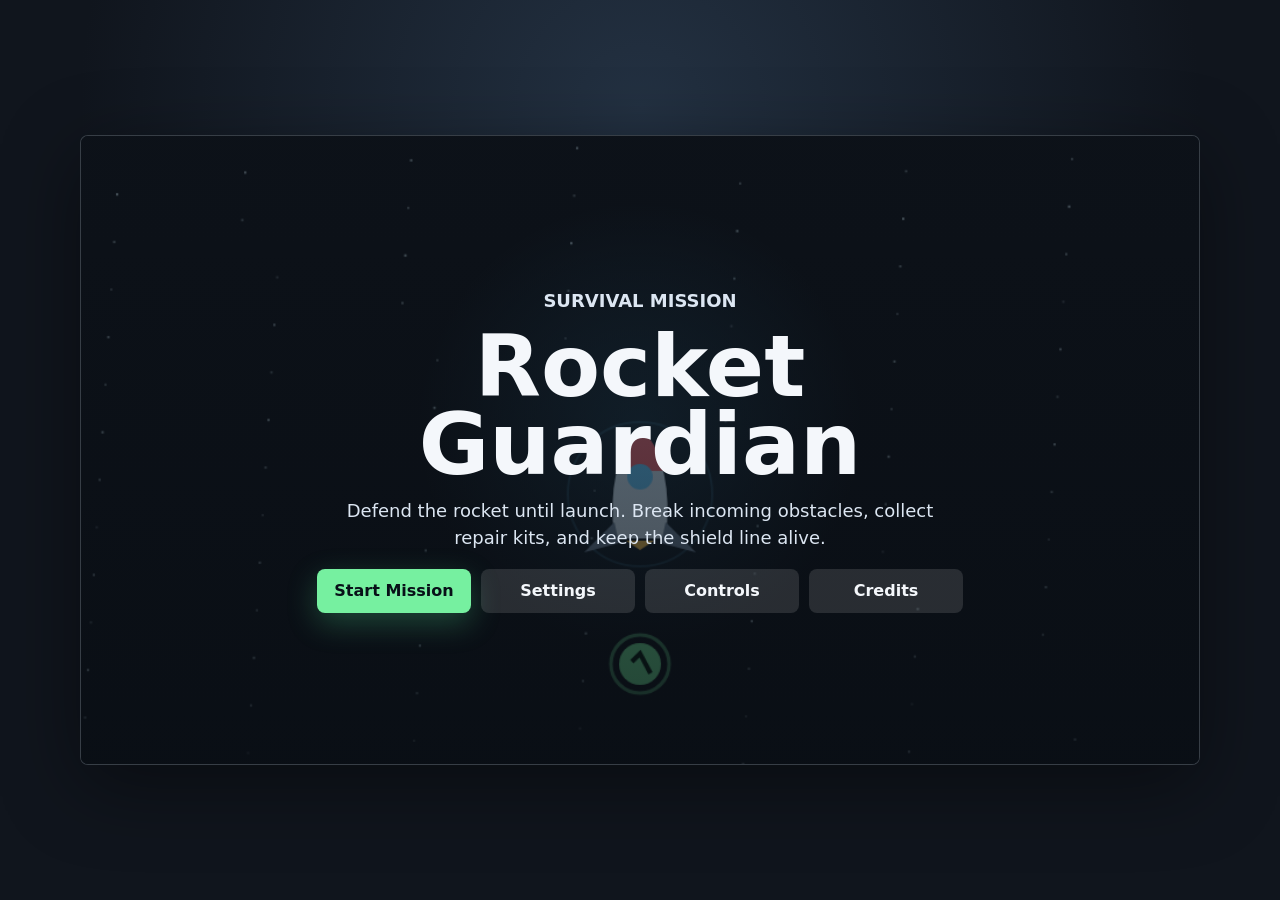
<file: index.html>
<!doctype html>
<html lang="en">
  <head>
    <meta charset="UTF-8" />
    <meta name="viewport" content="width=device-width, initial-scale=1.0" />
    <title>Rocket Guardian</title>
    <link rel="stylesheet" href="./styles.css" />
  </head>
  <body>
    <main class="shell">
      <section class="game-wrap" aria-label="Rocket Guardian game">
        <canvas id="game" width="960" height="540"></canvas>

        <div class="hud" aria-live="polite">
          <div class="meter">
            <span>Rocket</span>
            <div class="bar"><i id="rocketHealth"></i></div>
          </div>
          <div class="stat"><span>Score</span><strong id="score">0</strong></div>
          <div class="stat"><span>Wave</span><strong id="wave">1</strong></div>
          <div class="stat"><span>Launch</span><strong id="timer">90</strong></div>
        </div>

        <button class="pause-button" id="pauseButton" type="button" aria-label="Pause game">II</button>

        <div class="touch-controls" aria-hidden="true">
          <div class="stick" id="stick"><i id="stickKnob"></i></div>
          <button class="dash" id="dashButton" type="button">Dash</button>
        </div>

        <div class="overlay" id="overlay">
          <section class="menu-panel" data-panel="main">
            <p class="eyebrow">Survival Mission</p>
            <h1>Rocket Guardian</h1>
            <p>Defend the rocket until launch. Break incoming obstacles, collect repair kits, and keep the shield line alive.</p>
            <div class="menu-actions">
              <button id="startButton" type="button">Start Mission</button>
              <button class="secondary" data-open-panel="settings" type="button">Settings</button>
              <button class="secondary" data-open-panel="controls" type="button">Controls</button>
              <button class="secondary" data-open-panel="credits" type="button">Credits</button>
            </div>
          </section>

          <section class="menu-panel compact hidden" data-panel="pause">
            <p class="eyebrow">Mission Paused</p>
            <h2>Hold The Rocket</h2>
            <div class="menu-actions">
              <button id="resumeButton" type="button">Resume</button>
              <button class="secondary" id="restartButton" type="button">Restart</button>
              <button class="secondary" data-open-panel="settings" type="button">Settings</button>
              <button class="secondary" data-open-panel="main" type="button">Main Menu</button>
            </div>
          </section>

          <section class="menu-panel compact hidden" data-panel="settings">
            <p class="eyebrow">Settings</p>
            <h2>Mission Setup</h2>
            <label class="setting-row">
              <span>Difficulty</span>
              <select id="difficultySelect">
                <option value="easy">Cadet</option>
                <option value="normal">Guardian</option>
                <option value="hard">Meteor Storm</option>
              </select>
            </label>
            <label class="setting-row">
              <span>Launch Timer</span>
              <select id="missionLengthSelect">
                <option value="60">60 seconds</option>
                <option value="90">90 seconds</option>
                <option value="120">120 seconds</option>
              </select>
            </label>
            <label class="toggle-row">
              <span>Touch Controls</span>
              <input id="touchToggle" type="checkbox" checked />
            </label>
            <div class="menu-actions">
              <button data-back type="button">Back</button>
            </div>
          </section>

          <section class="menu-panel compact hidden" data-panel="controls">
            <p class="eyebrow">Controls</p>
            <h2>How To Play</h2>
            <ul class="control-list">
              <li><span>Move</span><strong>WASD / Arrows / Joystick</strong></li>
              <li><span>Dash</span><strong>Space / Dash Button</strong></li>
              <li><span>Pause</span><strong>Esc / Pause Button</strong></li>
              <li><span>Goal</span><strong>Protect rocket until launch</strong></li>
            </ul>
            <div class="menu-actions">
              <button data-back type="button">Back</button>
            </div>
          </section>

          <section class="menu-panel compact hidden" data-panel="credits">
            <p class="eyebrow">Credits</p>
            <h2>Rocket Guardian</h2>
            <p>Game concept: protect your rocket from obstacles. Built as a lightweight Android-ready survival game.</p>
            <div class="menu-actions">
              <button data-back type="button">Back</button>
            </div>
          </section>

          <section class="menu-panel compact hidden" data-panel="result">
            <p class="eyebrow" id="resultEyebrow">Mission Report</p>
            <h2 id="resultTitle">Rocket Destroyed</h2>
            <p id="resultText">Final score: 0.</p>
            <div class="menu-actions">
              <button id="playAgainButton" type="button">Play Again</button>
              <button class="secondary" data-open-panel="main" type="button">Main Menu</button>
            </div>
          </section>
        </div>
      </section>
    </main>

    <script src="./game.js"></script>
  </body>
</html>
</file>
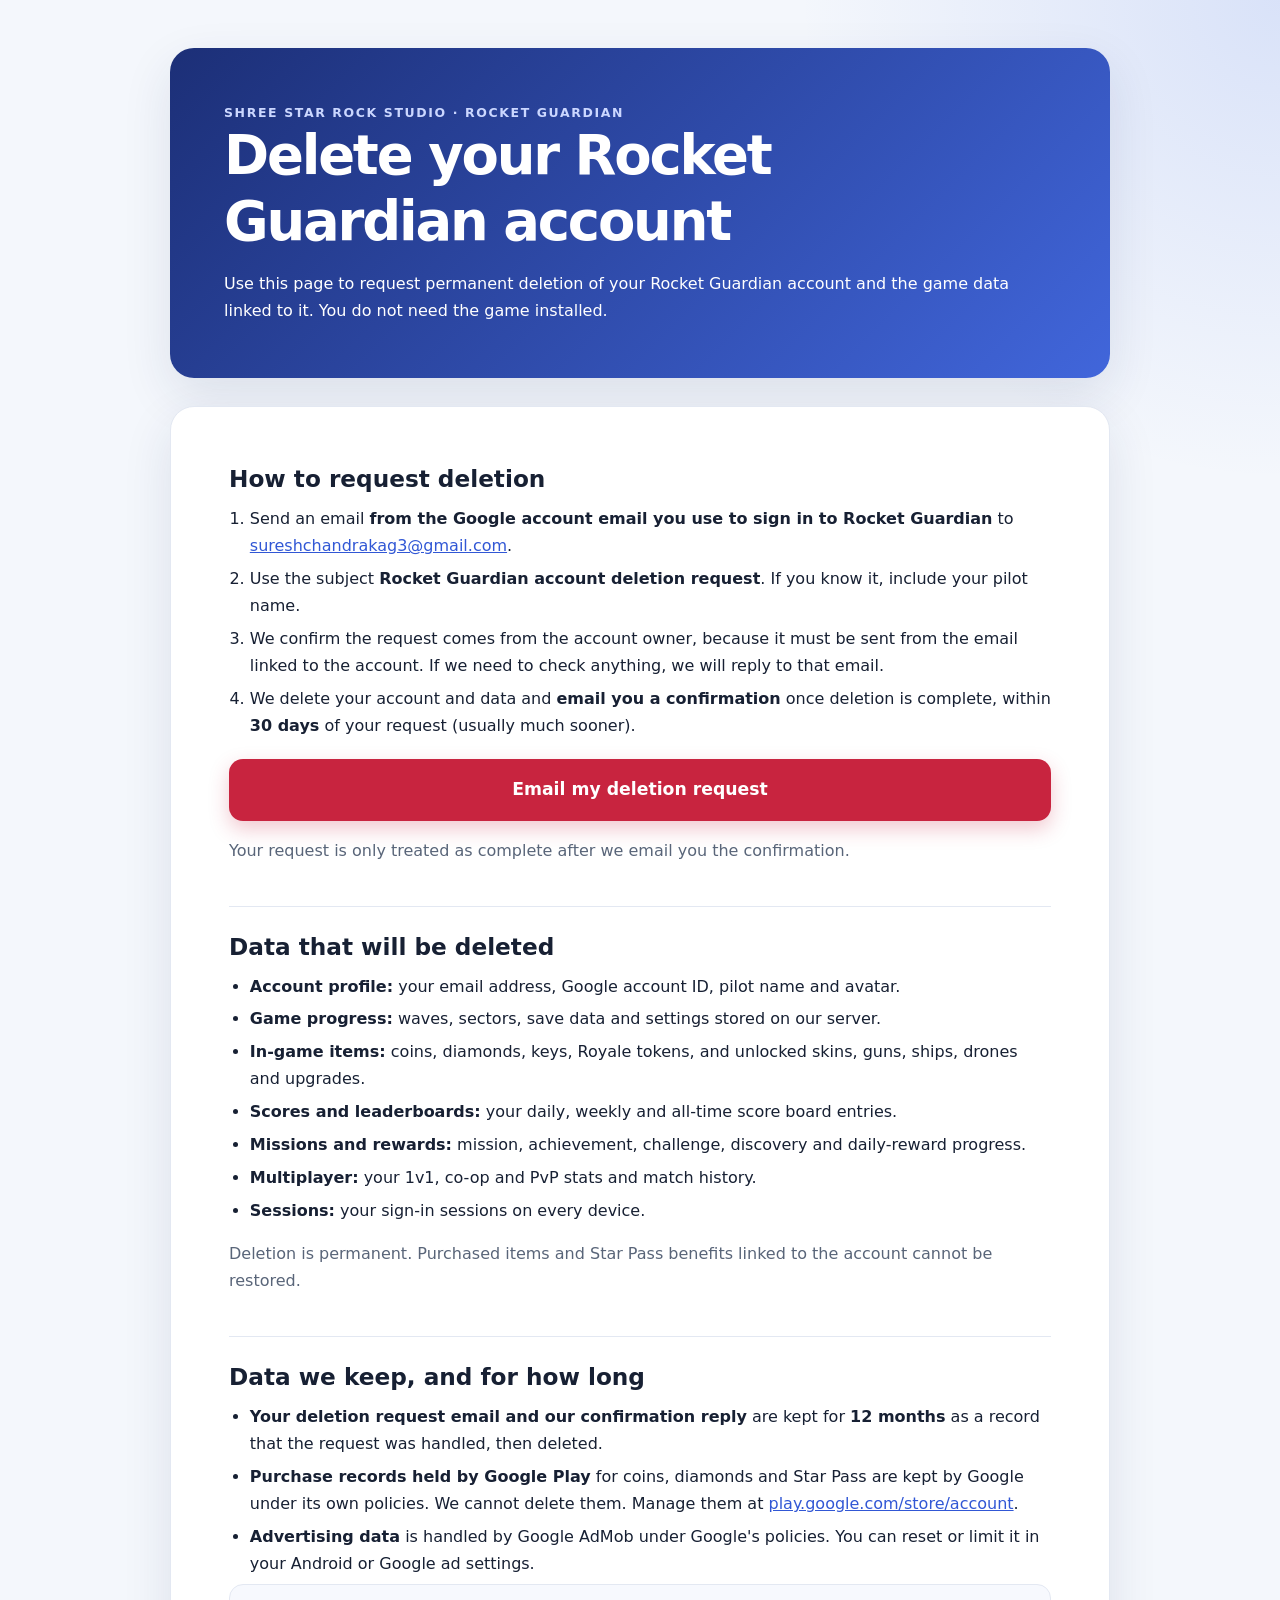
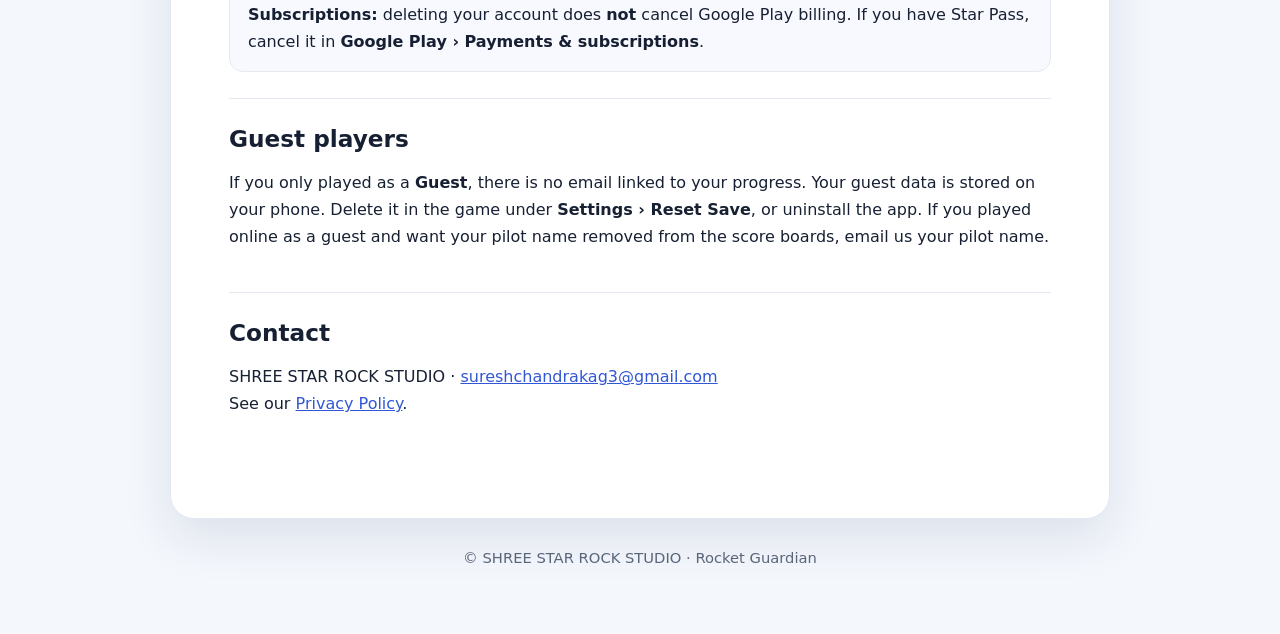
<file: delete-account.html>
<!doctype html>
<html lang="en">
<head>
  <meta charset="utf-8">
  <meta name="viewport" content="width=device-width, initial-scale=1">
  <meta name="description" content="Request deletion of your Rocket Guardian account and data. Published by SHREE STAR ROCK STUDIO.">
  <title>Rocket Guardian | Delete Your Account</title>
  <style>
    :root{--ink:#172033;--muted:#596579;--primary:#3157d5;--primary-dark:#203b9e;--danger:#c8243f;--surface:#fff;--background:#f4f7fc;--border:#e3e8f2;--shadow:0 18px 50px rgba(28,48,92,.11)}
    *{box-sizing:border-box}
    body{margin:0;min-width:320px;color:var(--ink);background:radial-gradient(circle at 100% 0,rgba(76,117,230,.16),transparent 30rem),var(--background);font-family:Inter,ui-sans-serif,system-ui,-apple-system,BlinkMacSystemFont,"Segoe UI",sans-serif;line-height:1.7}
    .page{width:min(100% - 32px,940px);margin:0 auto;padding:48px 0 64px}
    .hero{margin-bottom:28px;padding:clamp(28px,6vw,54px);color:#fff;background:linear-gradient(135deg,#1c2f77,#4166db);border-radius:24px;box-shadow:var(--shadow)}
    .eyebrow{margin:0 0 12px;color:#cbd7ff;font-size:.78rem;font-weight:800;letter-spacing:.13em;text-transform:uppercase}
    h1,h2{line-height:1.2}
    h1{max-width:650px;margin:0 0 16px;font-size:clamp(2.1rem,6vw,3.4rem);letter-spacing:-.04em}
    .hero p{margin:0}
    main{overflow:hidden;background:var(--surface);border:1px solid var(--border);border-radius:24px;box-shadow:var(--shadow)}
    .content{padding:clamp(24px,6vw,58px)}
    section{padding:26px 0;border-top:1px solid var(--border)}
    section:first-child{border-top:0;padding-top:0}
    h2{margin:0 0 12px;font-size:1.45rem}
    ol,ul{padding-left:1.3rem;margin:.4rem 0}
    li{margin:.35rem 0}
    .cta{display:block;margin:20px 0 8px;padding:16px 20px;text-align:center;color:#fff;background:var(--danger);border-radius:14px;font-weight:800;font-size:1.08rem;text-decoration:none;box-shadow:0 8px 20px rgba(200,36,63,.25)}
    .cta:hover{filter:brightness(1.05)}
    .box{padding:16px 18px;background:#f7f9fe;border:1px solid var(--border);border-radius:14px}
    .muted{color:var(--muted)}
    code{background:#eef2fb;padding:2px 6px;border-radius:6px;font-size:.95em;word-break:break-all}
    a{color:var(--primary)}
    footer{margin-top:26px;text-align:center;color:var(--muted);font-size:.92rem}
  </style>
</head>
<body>
  <div class="page">
    <header class="hero">
      <p class="eyebrow">SHREE STAR ROCK STUDIO · Rocket Guardian</p>
      <h1>Delete your Rocket Guardian account</h1>
      <p>Use this page to request permanent deletion of your Rocket Guardian account and the game data linked to it. You do not need the game installed.</p>
    </header>

    <main><div class="content">
      <section>
        <h2>How to request deletion</h2>
        <ol>
          <li>Send an email <b>from the Google account email you use to sign in to Rocket Guardian</b> to <a href="mailto:sureshchandrakag3@gmail.com">sureshchandrakag3@gmail.com</a>.</li>
          <li>Use the subject <b>Rocket Guardian account deletion request</b>. If you know it, include your pilot name.</li>
          <li>We confirm the request comes from the account owner, because it must be sent from the email linked to the account. If we need to check anything, we will reply to that email.</li>
          <li>We delete your account and data and <b>email you a confirmation</b> once deletion is complete, within <b>30 days</b> of your request (usually much sooner).</li>
        </ol>
        <a class="cta" href="mailto:sureshchandrakag3@gmail.com?subject=Rocket%20Guardian%20account%20deletion%20request&amp;body=Please%20permanently%20delete%20my%20Rocket%20Guardian%20account%20linked%20to%20this%20email%20address.%0A%0APilot%20name%20(optional)%3A%20">Email my deletion request</a>
        <p class="muted">Your request is only treated as complete after we email you the confirmation.</p>
      </section>

      <section>
        <h2>Data that will be deleted</h2>
        <ul>
          <li><b>Account profile:</b> your email address, Google account ID, pilot name and avatar.</li>
          <li><b>Game progress:</b> waves, sectors, save data and settings stored on our server.</li>
          <li><b>In-game items:</b> coins, diamonds, keys, Royale tokens, and unlocked skins, guns, ships, drones and upgrades.</li>
          <li><b>Scores and leaderboards:</b> your daily, weekly and all-time score board entries.</li>
          <li><b>Missions and rewards:</b> mission, achievement, challenge, discovery and daily-reward progress.</li>
          <li><b>Multiplayer:</b> your 1v1, co-op and PvP stats and match history.</li>
          <li><b>Sessions:</b> your sign-in sessions on every device.</li>
        </ul>
        <p class="muted">Deletion is permanent. Purchased items and Star Pass benefits linked to the account cannot be restored.</p>
      </section>

      <section>
        <h2>Data we keep, and for how long</h2>
        <ul>
          <li><b>Your deletion request email and our confirmation reply</b> are kept for <b>12 months</b> as a record that the request was handled, then deleted.</li>
          <li><b>Purchase records held by Google Play</b> for coins, diamonds and Star Pass are kept by Google under its own policies. We cannot delete them. Manage them at <a href="https://play.google.com/store/account" rel="noopener" target="_blank">play.google.com/store/account</a>.</li>
          <li><b>Advertising data</b> is handled by Google AdMob under Google's policies. You can reset or limit it in your Android or Google ad settings.</li>
        </ul>
        <div class="box"><b>Subscriptions:</b> deleting your account does <b>not</b> cancel Google Play billing. If you have Star Pass, cancel it in <b>Google Play › Payments &amp; subscriptions</b>.</div>
      </section>

      <section>
        <h2>Guest players</h2>
        <p>If you only played as a <b>Guest</b>, there is no email linked to your progress. Your guest data is stored on your phone. Delete it in the game under <b>Settings › Reset Save</b>, or uninstall the app. If you played online as a guest and want your pilot name removed from the score boards, email us your pilot name.</p>
      </section>

      <section>
        <h2>Contact</h2>
        <p>SHREE STAR ROCK STUDIO · <a href="mailto:sureshchandrakag3@gmail.com">sureshchandrakag3@gmail.com</a><br>
        See our <a href="privacy-policy.html">Privacy Policy</a>.</p>
      </section>
    </div></main>
    <footer>© SHREE STAR ROCK STUDIO · Rocket Guardian</footer>
  </div>
</body>
</html>
</file>
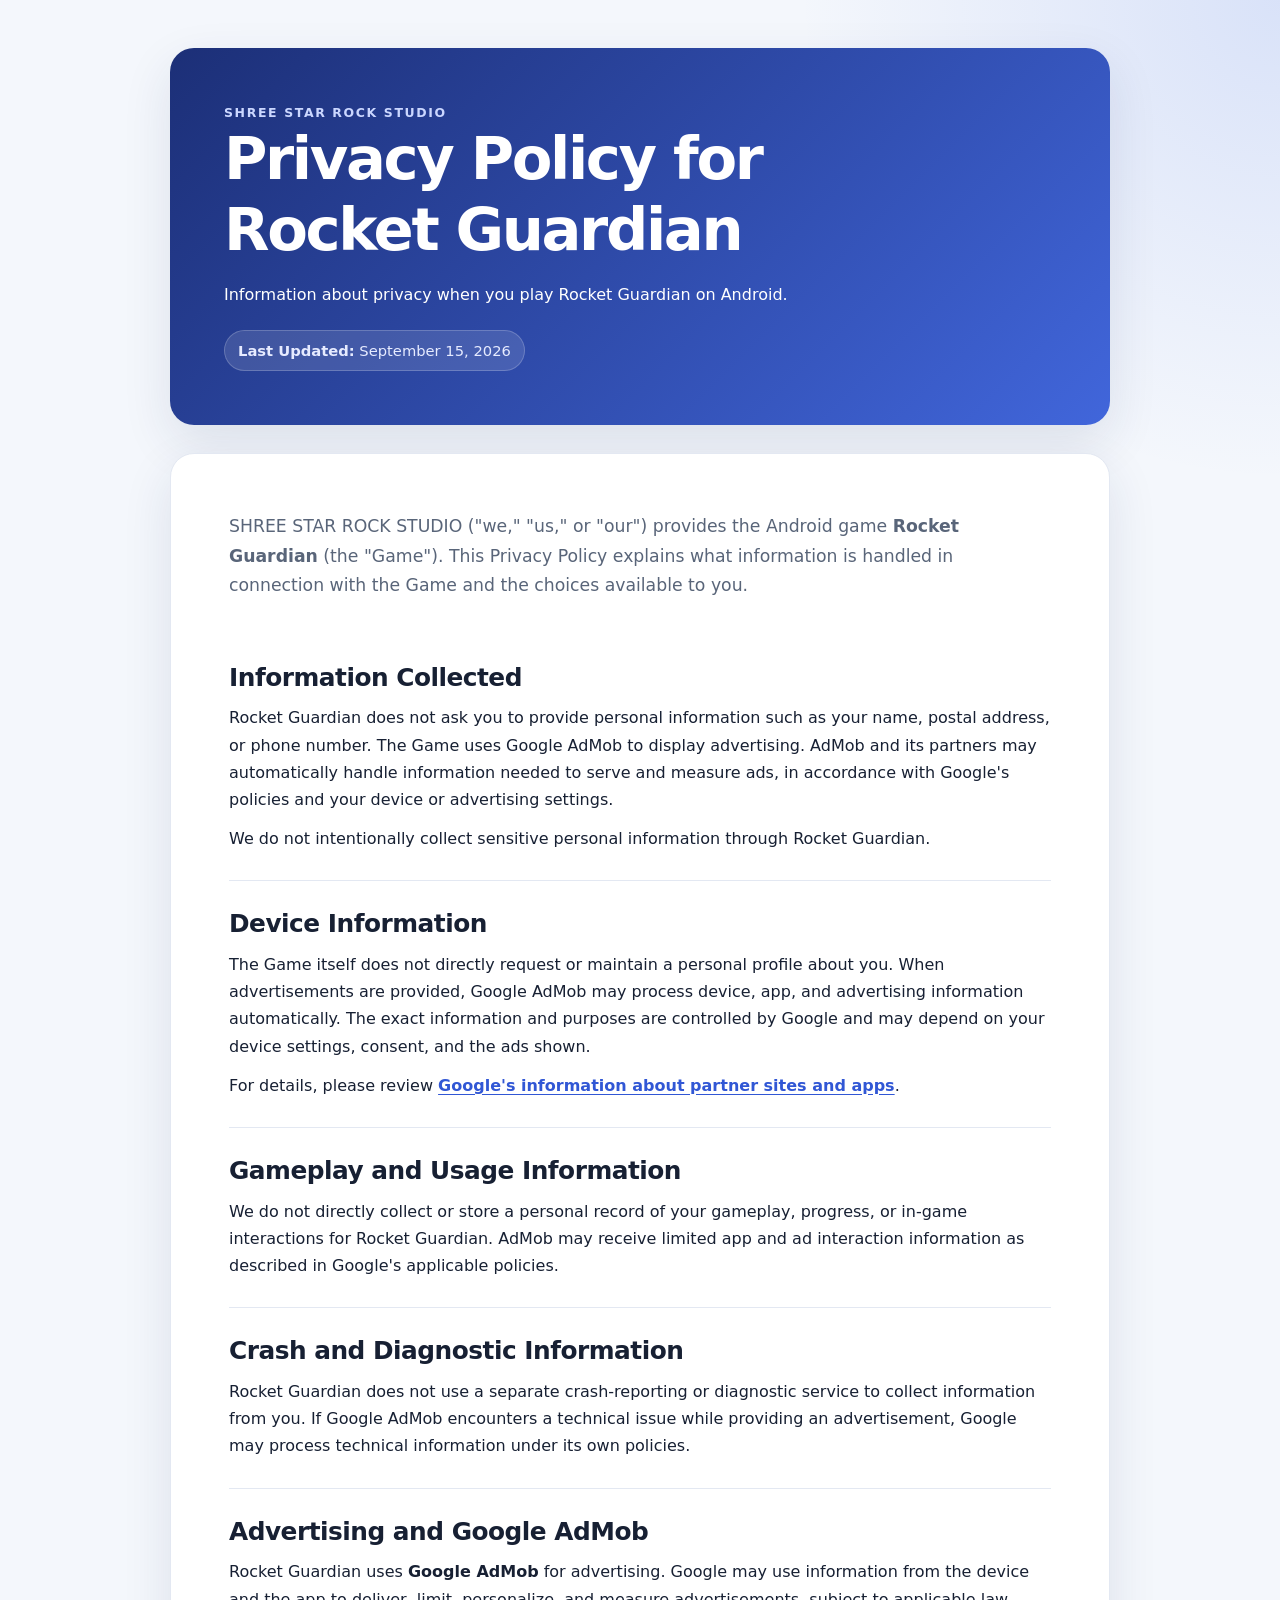
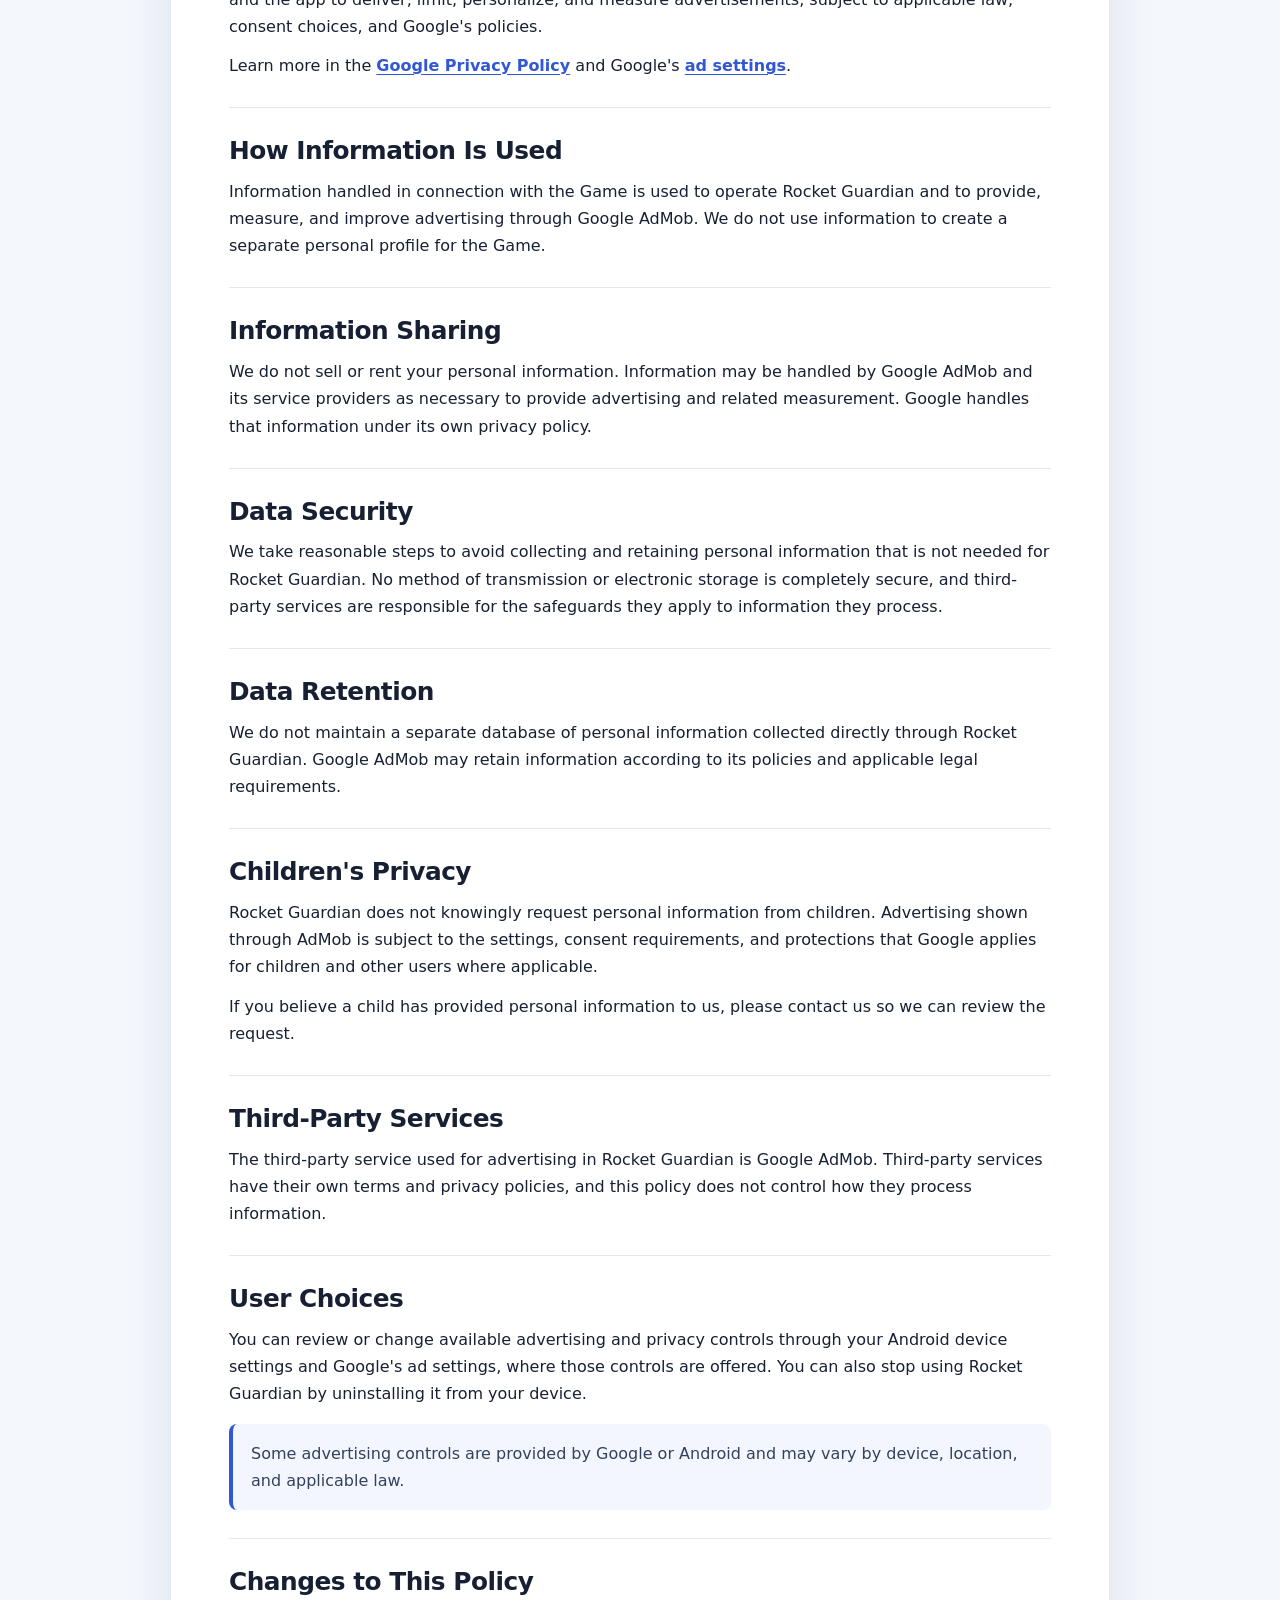
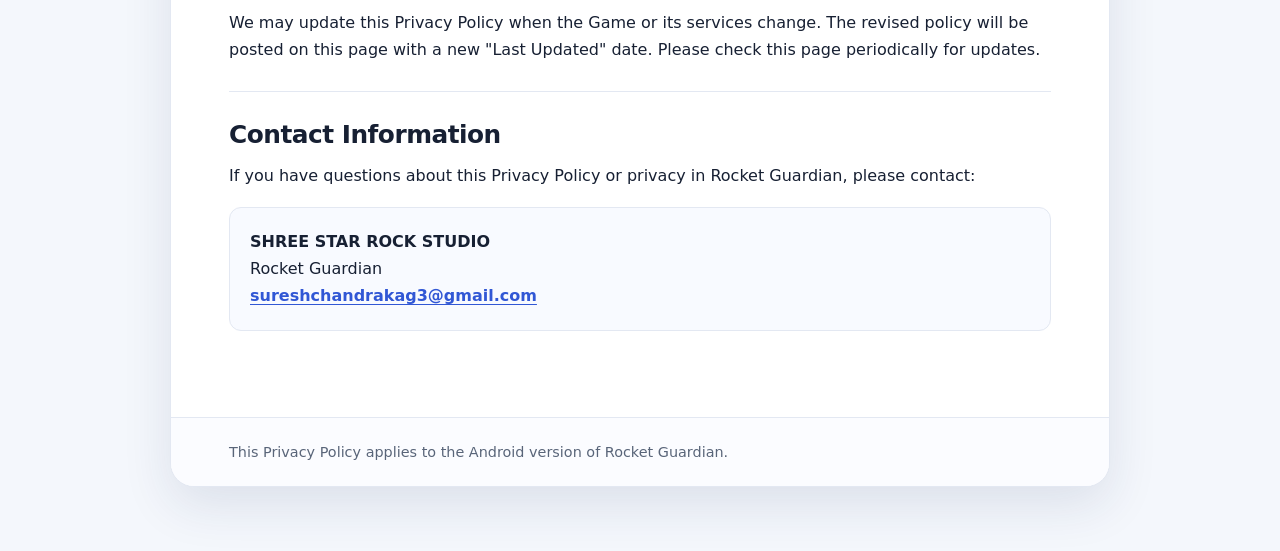
<file: privacy-policy.html>
<!doctype html>
<html lang="en">
<head>
  <meta charset="utf-8">
  <meta name="viewport" content="width=device-width, initial-scale=1">
  <meta name="description" content="Privacy Policy for Rocket Guardian by SHREE STAR ROCK STUDIO.">
  <title>Rocket Guardian | Privacy Policy</title>
  <style>
    :root {
      color-scheme: light;
      --ink: #172033;
      --muted: #596579;
      --primary: #3157d5;
      --primary-dark: #203b9e;
      --surface: #ffffff;
      --background: #f4f7fc;
      --border: #e3e8f2;
      --shadow: 0 18px 50px rgba(28, 48, 92, 0.11);
    }

    * { box-sizing: border-box; }

    html { scroll-behavior: smooth; }

    body {
      margin: 0;
      min-width: 320px;
      color: var(--ink);
      background:
        radial-gradient(circle at 100% 0, rgba(76, 117, 230, 0.16), transparent 30rem),
        var(--background);
      font-family: Inter, ui-sans-serif, system-ui, -apple-system, BlinkMacSystemFont, "Segoe UI", sans-serif;
      line-height: 1.7;
    }

    .page {
      width: min(100% - 32px, 940px);
      margin: 0 auto;
      padding: 48px 0 64px;
    }

    .hero {
      margin-bottom: 28px;
      padding: clamp(28px, 6vw, 54px);
      color: #fff;
      background: linear-gradient(135deg, #1c2f77, #4166db);
      border-radius: 24px;
      box-shadow: var(--shadow);
    }

    .eyebrow {
      margin: 0 0 12px;
      color: #cbd7ff;
      font-size: 0.78rem;
      font-weight: 800;
      letter-spacing: 0.13em;
      text-transform: uppercase;
    }

    h1, h2 { line-height: 1.2; }

    h1 {
      max-width: 650px;
      margin: 0 0 16px;
      font-size: clamp(2.1rem, 6vw, 3.7rem);
      letter-spacing: -0.04em;
    }

    .hero p { margin: 0; }

    .updated {
      display: inline-block;
      margin-top: 22px !important;
      padding: 7px 13px;
      color: #e6ebff;
      background: rgba(255, 255, 255, 0.12);
      border: 1px solid rgba(255, 255, 255, 0.2);
      border-radius: 999px;
      font-size: 0.92rem;
    }

    main {
      overflow: hidden;
      background: var(--surface);
      border: 1px solid var(--border);
      border-radius: 24px;
      box-shadow: var(--shadow);
    }

    .content {
      padding: clamp(24px, 6vw, 58px);
    }

    .intro {
      margin: 0 0 34px;
      color: var(--muted);
      font-size: 1.08rem;
    }

    section {
      padding: 28px 0;
      border-top: 1px solid var(--border);
    }

    section:first-of-type { border-top: 0; }

    h2 {
      margin: 0 0 12px;
      color: var(--ink);
      font-size: clamp(1.25rem, 3vw, 1.55rem);
      letter-spacing: -0.02em;
    }

    p { margin: 0 0 12px; }
    p:last-child, ul:last-child { margin-bottom: 0; }

    ul {
      margin: 10px 0 12px;
      padding-left: 1.3rem;
    }

    li { margin: 5px 0; }

    a {
      color: var(--primary);
      font-weight: 650;
      text-underline-offset: 3px;
    }

    a:hover, a:focus { color: var(--primary-dark); }

    .note {
      margin-top: 16px;
      padding: 16px 18px;
      color: #33415c;
      background: #f3f6ff;
      border-left: 4px solid var(--primary);
      border-radius: 8px;
    }

    .contact {
      margin-top: 18px;
      padding: 20px;
      background: #f8faff;
      border: 1px solid var(--border);
      border-radius: 12px;
    }

    footer {
      padding: 22px clamp(24px, 6vw, 58px);
      color: var(--muted);
      background: #fbfcff;
      border-top: 1px solid var(--border);
      font-size: 0.9rem;
    }

    @media (max-width: 600px) {
      .page { width: min(100% - 20px, 940px); padding: 20px 0 36px; }
      .hero, main { border-radius: 16px; }
      .hero { padding: 28px 22px; }
      .content { padding: 24px 20px; }
      section { padding: 24px 0; }
      footer { padding: 20px; }
    }
  </style>
</head>
<body>
  <div class="page">
    <header class="hero">
      <p class="eyebrow">SHREE STAR ROCK STUDIO</p>
      <h1>Privacy Policy for Rocket Guardian</h1>
      <p>Information about privacy when you play Rocket Guardian on Android.</p>
      <p class="updated"><strong>Last Updated:</strong> September 15, 2026</p>
    </header>

    <main>
      <div class="content">
        <p class="intro">
          SHREE STAR ROCK STUDIO ("we," "us," or "our") provides the Android game
          <strong>Rocket Guardian</strong> (the "Game"). This Privacy Policy explains
          what information is handled in connection with the Game and the choices
          available to you.
        </p>

        <section>
          <h2>Information Collected</h2>
          <p>
            Rocket Guardian does not ask you to provide personal information such
            as your name, postal address, or phone number. The Game uses Google
            AdMob to display advertising. AdMob and its partners may automatically
            handle information needed to serve and measure ads, in accordance with
            Google's policies and your device or advertising settings.
          </p>
          <p>
            We do not intentionally collect sensitive personal information through
            Rocket Guardian.
          </p>
        </section>

        <section>
          <h2>Device Information</h2>
          <p>
            The Game itself does not directly request or maintain a personal
            profile about you. When advertisements are provided, Google AdMob may
            process device, app, and advertising information automatically. The
            exact information and purposes are controlled by Google and may depend
            on your device settings, consent, and the ads shown.
          </p>
          <p>
            For details, please review
            <a href="https://policies.google.com/technologies/partner-sites" target="_blank" rel="noopener noreferrer">Google's information about partner sites and apps</a>.
          </p>
        </section>

        <section>
          <h2>Gameplay and Usage Information</h2>
          <p>
            We do not directly collect or store a personal record of your
            gameplay, progress, or in-game interactions for Rocket Guardian.
            AdMob may receive limited app and ad interaction information as
            described in Google's applicable policies.
          </p>
        </section>

        <section>
          <h2>Crash and Diagnostic Information</h2>
          <p>
            Rocket Guardian does not use a separate crash-reporting or diagnostic
            service to collect information from you. If Google AdMob encounters a
            technical issue while providing an advertisement, Google may process
            technical information under its own policies.
          </p>
        </section>

        <section>
          <h2>Advertising and Google AdMob</h2>
          <p>
            Rocket Guardian uses <strong>Google AdMob</strong> for advertising.
            Google may use information from the device and the app to deliver,
            limit, personalize, and measure advertisements, subject to applicable
            law, consent choices, and Google's policies.
          </p>
          <p>
            Learn more in the
            <a href="https://policies.google.com/privacy" target="_blank" rel="noopener noreferrer">Google Privacy Policy</a>
            and Google's
            <a href="https://adssettings.google.com/" target="_blank" rel="noopener noreferrer">ad settings</a>.
          </p>
        </section>

        <section>
          <h2>How Information Is Used</h2>
          <p>
            Information handled in connection with the Game is used to operate
            Rocket Guardian and to provide, measure, and improve advertising
            through Google AdMob. We do not use information to create a separate
            personal profile for the Game.
          </p>
        </section>

        <section>
          <h2>Information Sharing</h2>
          <p>
            We do not sell or rent your personal information. Information may be
            handled by Google AdMob and its service providers as necessary to
            provide advertising and related measurement. Google handles that
            information under its own privacy policy.
          </p>
        </section>

        <section>
          <h2>Data Security</h2>
          <p>
            We take reasonable steps to avoid collecting and retaining personal
            information that is not needed for Rocket Guardian. No method of
            transmission or electronic storage is completely secure, and
            third-party services are responsible for the safeguards they apply to
            information they process.
          </p>
        </section>

        <section>
          <h2>Data Retention</h2>
          <p>
            We do not maintain a separate database of personal information
            collected directly through Rocket Guardian. Google AdMob may retain
            information according to its policies and applicable legal
            requirements.
          </p>
        </section>

        <section>
          <h2>Children's Privacy</h2>
          <p>
            Rocket Guardian does not knowingly request personal information from
            children. Advertising shown through AdMob is subject to the settings,
            consent requirements, and protections that Google applies for
            children and other users where applicable.
          </p>
          <p>
            If you believe a child has provided personal information to us, please
            contact us so we can review the request.
          </p>
        </section>

        <section>
          <h2>Third-Party Services</h2>
          <p>
            The third-party service used for advertising in Rocket Guardian is
            Google AdMob. Third-party services have their own terms and privacy
            policies, and this policy does not control how they process
            information.
          </p>
        </section>

        <section>
          <h2>User Choices</h2>
          <p>
            You can review or change available advertising and privacy controls
            through your Android device settings and Google's ad settings, where
            those controls are offered. You can also stop using Rocket Guardian
            by uninstalling it from your device.
          </p>
          <div class="note">
            Some advertising controls are provided by Google or Android and may
            vary by device, location, and applicable law.
          </div>
        </section>

        <section>
          <h2>Changes to This Policy</h2>
          <p>
            We may update this Privacy Policy when the Game or its services
            change. The revised policy will be posted on this page with a new
            "Last Updated" date. Please check this page periodically for updates.
          </p>
        </section>

        <section>
          <h2>Contact Information</h2>
          <p>
            If you have questions about this Privacy Policy or privacy in Rocket
            Guardian, please contact:
          </p>
          <div class="contact">
            <strong>SHREE STAR ROCK STUDIO</strong><br>
            Rocket Guardian<br>
            <a href="mailto:sureshchandrakag3@gmail.com">sureshchandrakag3@gmail.com</a>
          </div>
        </section>
      </div>

      <footer>
        This Privacy Policy applies to the Android version of Rocket Guardian.
      </footer>
    </main>
  </div>
</body>
</html>
</file>
<file: styles.css>
:root {
  color-scheme: dark;
  --bg: #10151d;
  --panel: rgba(13, 20, 28, 0.78);
  --line: rgba(255, 255, 255, 0.16);
  --text: #f4f7fb;
  --muted: #aab6c3;
  --green: #50d890;
  --amber: #f9bd4f;
  --red: #ff6767;
  --blue: #69caff;
}

* {
  box-sizing: border-box;
}

html,
body {
  margin: 0;
  min-height: 100%;
  overflow: hidden;
  background: radial-gradient(circle at 50% 12%, #233142 0, var(--bg) 55%);
  color: var(--text);
  font-family:
    Inter, ui-sans-serif, system-ui, -apple-system, BlinkMacSystemFont, "Segoe UI",
    sans-serif;
}

button {
  font: inherit;
}

button,
select,
input {
  -webkit-tap-highlight-color: transparent;
}

.shell {
  min-height: 100vh;
  display: grid;
  place-items: center;
  padding: 18px;
}

.game-wrap {
  position: relative;
  width: min(100%, 1120px);
  aspect-ratio: 16 / 9;
  max-height: calc(100vh - 36px);
  overflow: hidden;
  border: 1px solid var(--line);
  border-radius: 8px;
  background: #111923;
  box-shadow: 0 20px 80px rgba(0, 0, 0, 0.42);
}

canvas {
  display: block;
  width: 100%;
  height: 100%;
}

.hud {
  position: absolute;
  inset: 14px 14px auto;
  display: grid;
  grid-template-columns: minmax(180px, 1.4fr) repeat(3, minmax(76px, 0.34fr));
  gap: 10px;
  pointer-events: none;
}

.hud.hidden,
.pause-button.hidden,
.touch-controls.hidden {
  display: none;
}

.meter,
.stat {
  min-width: 0;
  border: 1px solid var(--line);
  border-radius: 8px;
  background: var(--panel);
  backdrop-filter: blur(10px);
}

.meter {
  display: grid;
  gap: 7px;
  padding: 9px 10px;
}

.meter span,
.stat span {
  color: var(--muted);
  font-size: 12px;
  line-height: 1;
  text-transform: uppercase;
}

.bar {
  height: 10px;
  border-radius: 999px;
  background: rgba(255, 255, 255, 0.12);
  overflow: hidden;
}

.bar i {
  display: block;
  width: 100%;
  height: 100%;
  border-radius: inherit;
  background: linear-gradient(90deg, var(--green), var(--amber));
  transition: width 120ms ease, background 120ms ease;
}

.stat {
  display: grid;
  gap: 4px;
  padding: 9px 10px;
}

.stat strong {
  font-size: clamp(18px, 2.2vw, 24px);
  line-height: 1;
}

.pause-button {
  position: absolute;
  right: 14px;
  top: 82px;
  width: 44px;
  height: 44px;
  border: 1px solid var(--line);
  border-radius: 8px;
  color: var(--text);
  background: var(--panel);
  font-weight: 900;
  cursor: pointer;
  backdrop-filter: blur(10px);
}

.pause-button:hover {
  border-color: rgba(255, 255, 255, 0.34);
}

.overlay {
  position: absolute;
  inset: 0;
  display: grid;
  place-content: center;
  justify-items: center;
  gap: 14px;
  padding: 28px;
  text-align: center;
  background:
    linear-gradient(rgba(8, 13, 19, 0.44), rgba(8, 13, 19, 0.78)),
    radial-gradient(circle at 50% 46%, rgba(87, 198, 255, 0.18), transparent 34%);
}

.overlay.hidden {
  display: none;
}

.menu-panel {
  width: min(720px, calc(100vw - 40px));
  display: grid;
  justify-items: center;
  gap: 14px;
}

.menu-panel.compact {
  width: min(500px, calc(100vw - 40px));
  padding: 22px;
  border: 1px solid var(--line);
  border-radius: 8px;
  background: rgba(10, 16, 24, 0.78);
  backdrop-filter: blur(12px);
}

.menu-panel.hidden {
  display: none;
}

.eyebrow {
  margin: 0;
  color: var(--blue);
  font-size: 12px;
  font-weight: 900;
  letter-spacing: 0;
  text-transform: uppercase;
}

.overlay h1 {
  margin: 0;
  font-size: clamp(42px, 8vw, 86px);
  line-height: 0.9;
  letter-spacing: 0;
}

.overlay h2 {
  margin: 0;
  font-size: clamp(28px, 5vw, 44px);
  line-height: 1;
  letter-spacing: 0;
}

.overlay p {
  max-width: 620px;
  margin: 0;
  color: #dce6f2;
  font-size: clamp(15px, 2vw, 18px);
  line-height: 1.5;
}

.menu-actions {
  display: flex;
  flex-wrap: wrap;
  justify-content: center;
  gap: 10px;
  margin-top: 4px;
}

.overlay button,
.overlay select {
  min-width: 154px;
  min-height: 44px;
  border: 0;
  border-radius: 8px;
  color: #081018;
  background: #76f0a0;
  font-weight: 800;
  cursor: pointer;
  box-shadow: 0 10px 30px rgba(80, 216, 144, 0.28);
}

.overlay button.secondary {
  color: var(--text);
  background: rgba(255, 255, 255, 0.12);
  box-shadow: none;
}

.overlay button:hover {
  background: #95ffb8;
}

.overlay button.secondary:hover {
  background: rgba(255, 255, 255, 0.2);
}

.setting-row,
.toggle-row {
  width: 100%;
  display: flex;
  align-items: center;
  justify-content: space-between;
  gap: 14px;
  padding: 12px 0;
  border-bottom: 1px solid rgba(255, 255, 255, 0.11);
  color: #dce6f2;
  font-weight: 800;
}

.setting-row select {
  min-width: 150px;
  color: #081018;
  background: #9ee8ff;
  box-shadow: none;
}

.toggle-row input {
  width: 24px;
  height: 24px;
  accent-color: var(--green);
}

.control-list {
  width: 100%;
  display: grid;
  gap: 8px;
  margin: 0;
  padding: 0;
  list-style: none;
}

.control-list li {
  display: flex;
  align-items: center;
  justify-content: space-between;
  gap: 12px;
  padding: 10px 0;
  border-bottom: 1px solid rgba(255, 255, 255, 0.1);
}

.control-list span {
  color: var(--muted);
  font-weight: 800;
}

.control-list strong {
  text-align: right;
}

.touch-controls {
  position: absolute;
  inset: auto 16px 16px;
  display: none;
  align-items: end;
  justify-content: space-between;
  pointer-events: none;
}

.stick,
.dash {
  pointer-events: auto;
  touch-action: none;
  user-select: none;
}

.stick {
  position: relative;
  width: 112px;
  height: 112px;
  border: 1px solid rgba(255, 255, 255, 0.22);
  border-radius: 50%;
  background: rgba(8, 14, 22, 0.46);
  backdrop-filter: blur(8px);
}

.stick i {
  position: absolute;
  left: 50%;
  top: 50%;
  width: 46px;
  height: 46px;
  border-radius: 50%;
  background: #76f0a0;
  transform: translate(-50%, -50%);
  box-shadow: 0 0 24px rgba(118, 240, 160, 0.35);
}

.dash {
  width: 86px;
  height: 86px;
  border: 1px solid rgba(255, 255, 255, 0.22);
  border-radius: 50%;
  color: #081018;
  background: #9ee8ff;
  font-weight: 900;
}

.dash:active {
  transform: scale(0.96);
}

@media (max-width: 720px) {
  body {
    overflow: auto;
  }

  .shell {
    align-items: start;
    padding: 8px;
  }

  .game-wrap {
    width: 100%;
    max-height: none;
  }

  .hud {
    inset: 8px 8px auto;
    grid-template-columns: 1fr 1fr;
    gap: 7px;
  }

  .pause-button {
    right: 8px;
    top: 112px;
  }

  .meter {
    grid-column: 1 / -1;
  }

  .touch-controls {
    display: flex;
  }

  .menu-panel.compact {
    padding: 16px;
  }

  .setting-row,
  .toggle-row,
  .control-list li {
    align-items: flex-start;
    flex-direction: column;
  }

  .control-list strong {
    text-align: left;
  }
}

@media (pointer: coarse) {
  .touch-controls {
    display: flex;
  }
}

body.touch-off .touch-controls {
  display: none;
}
</file>
